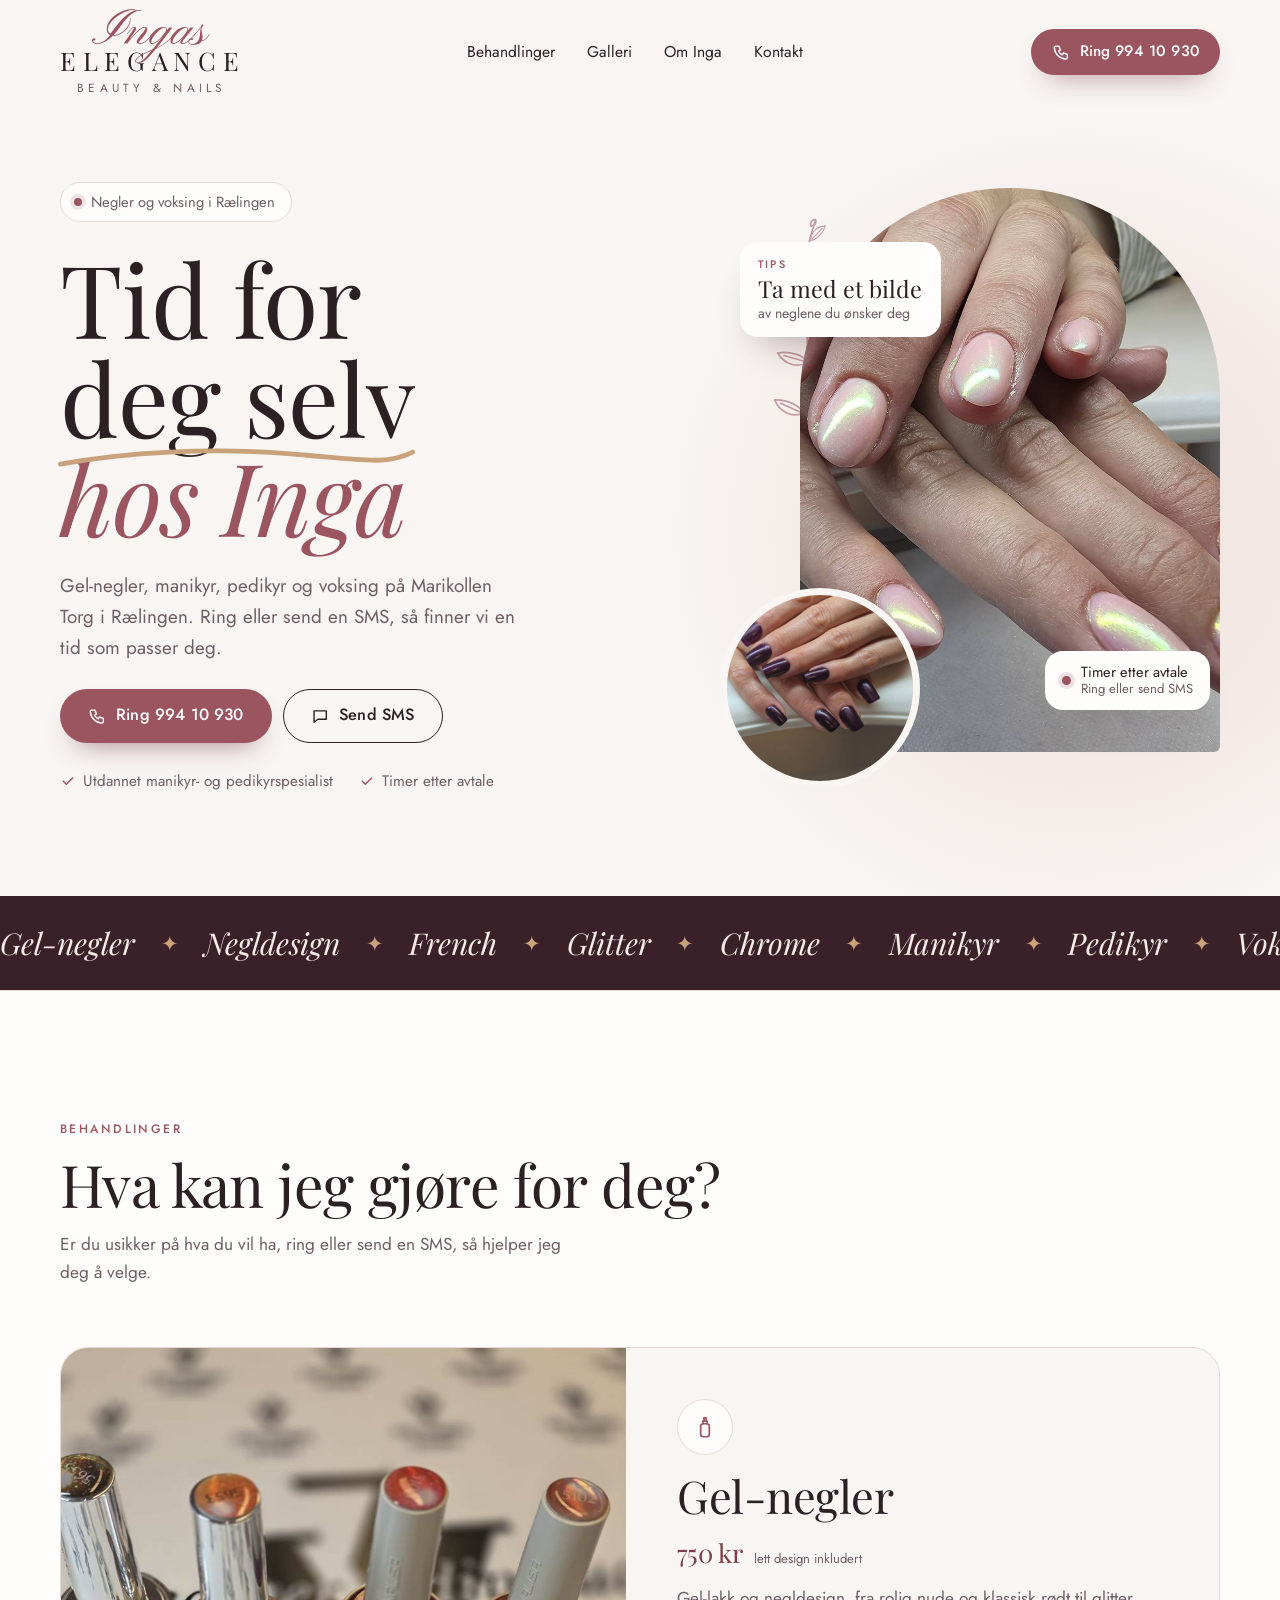
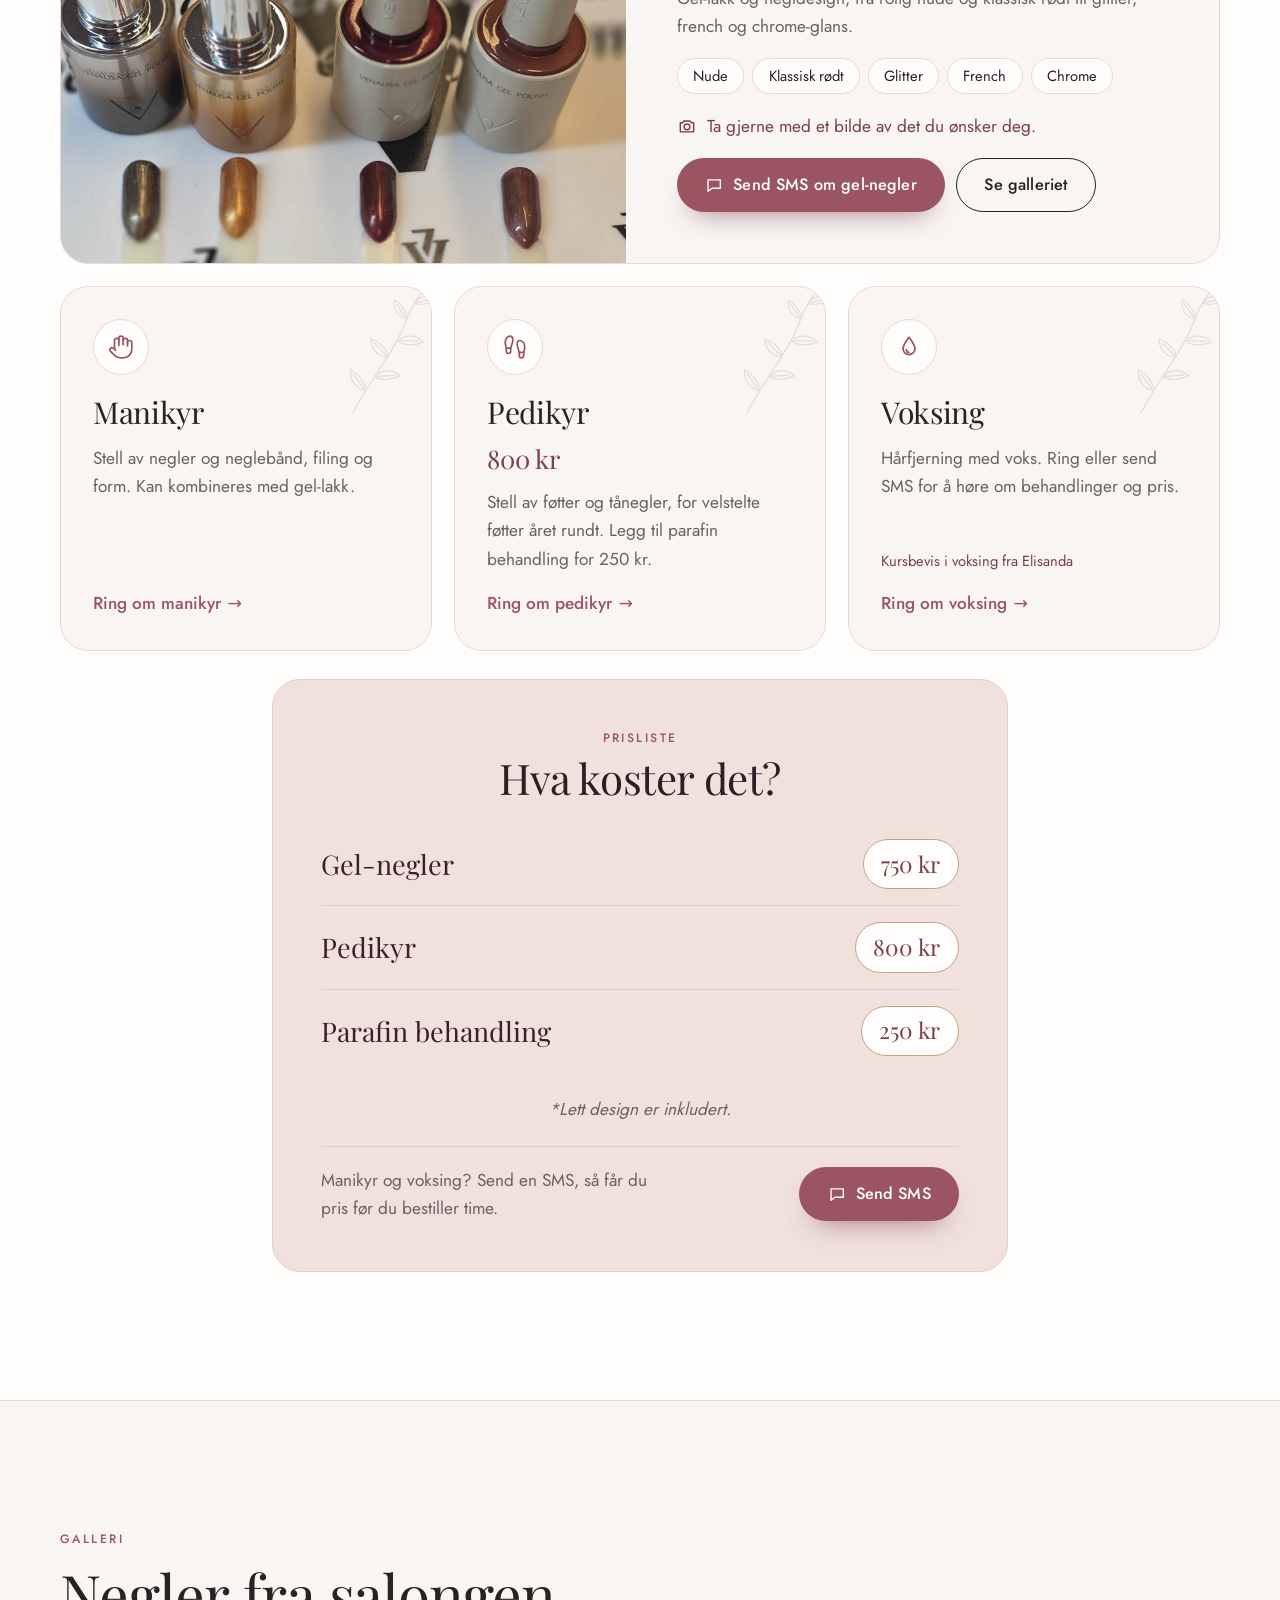
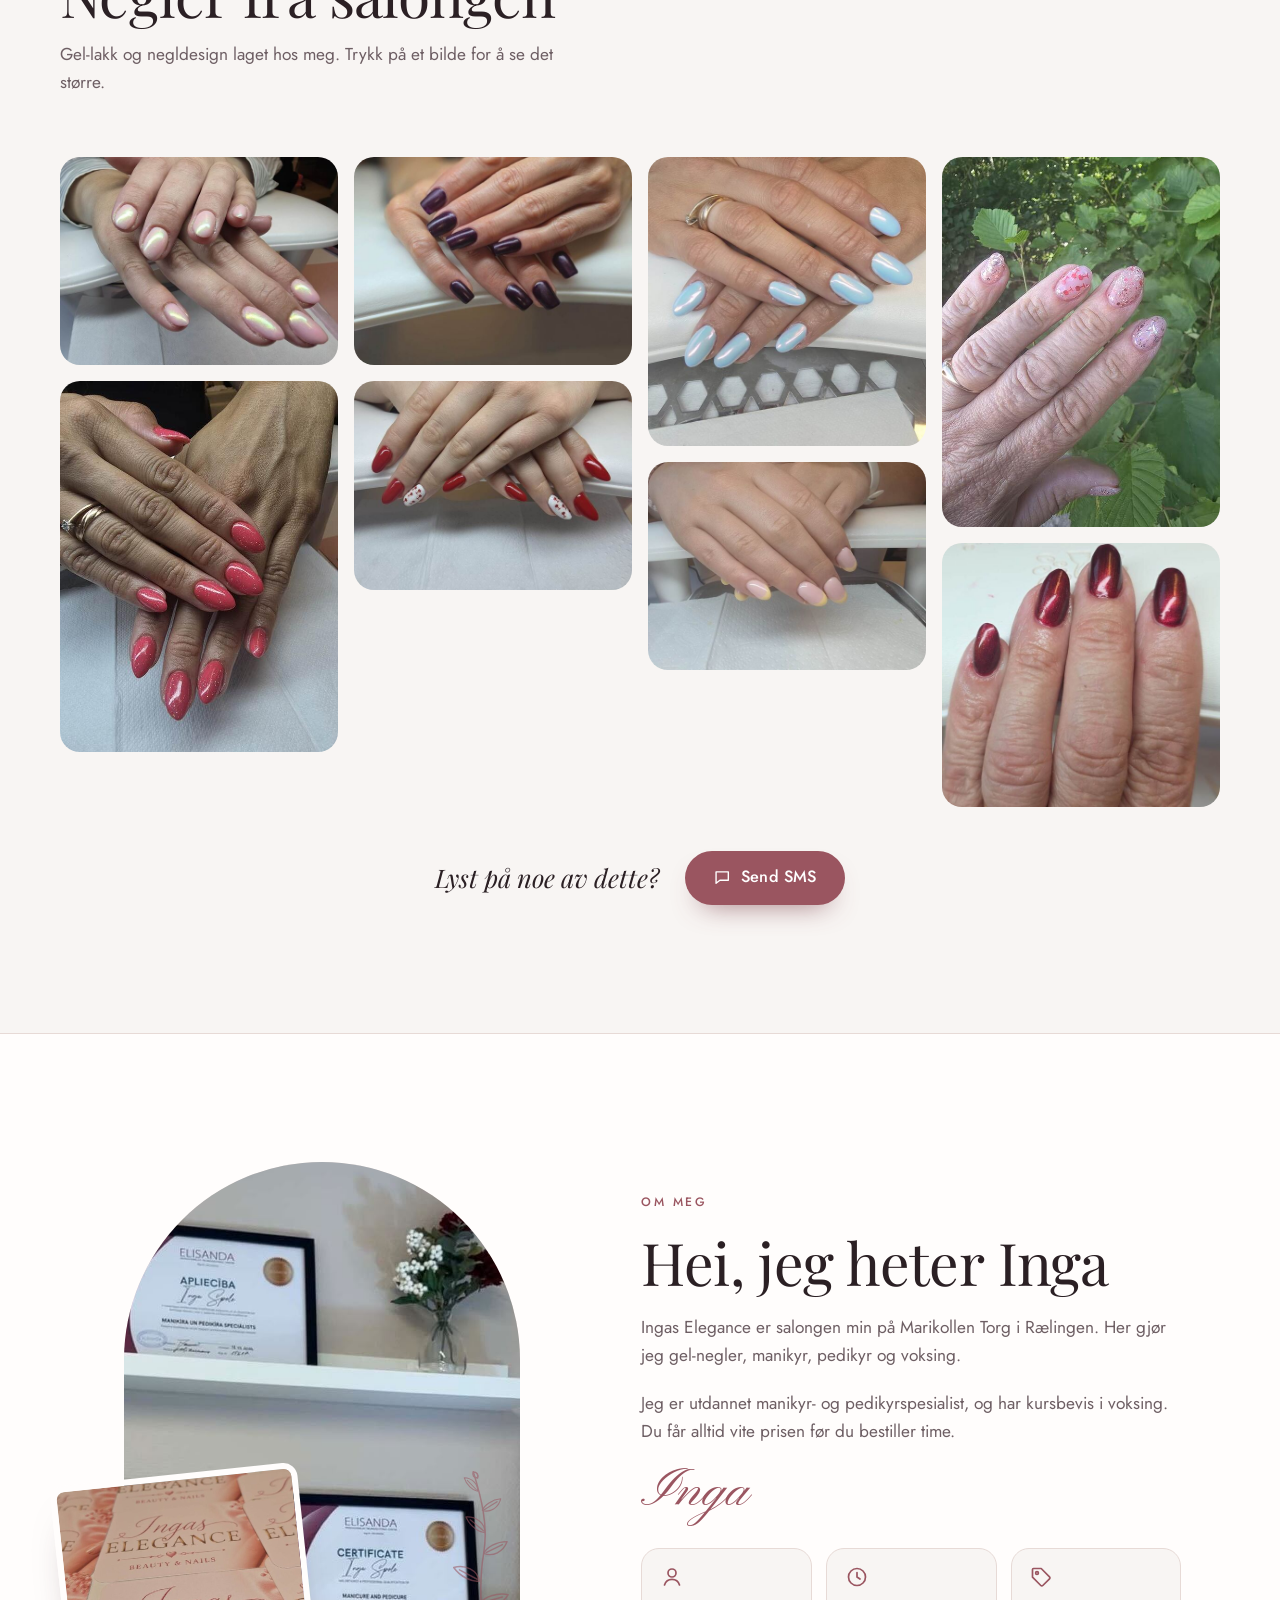
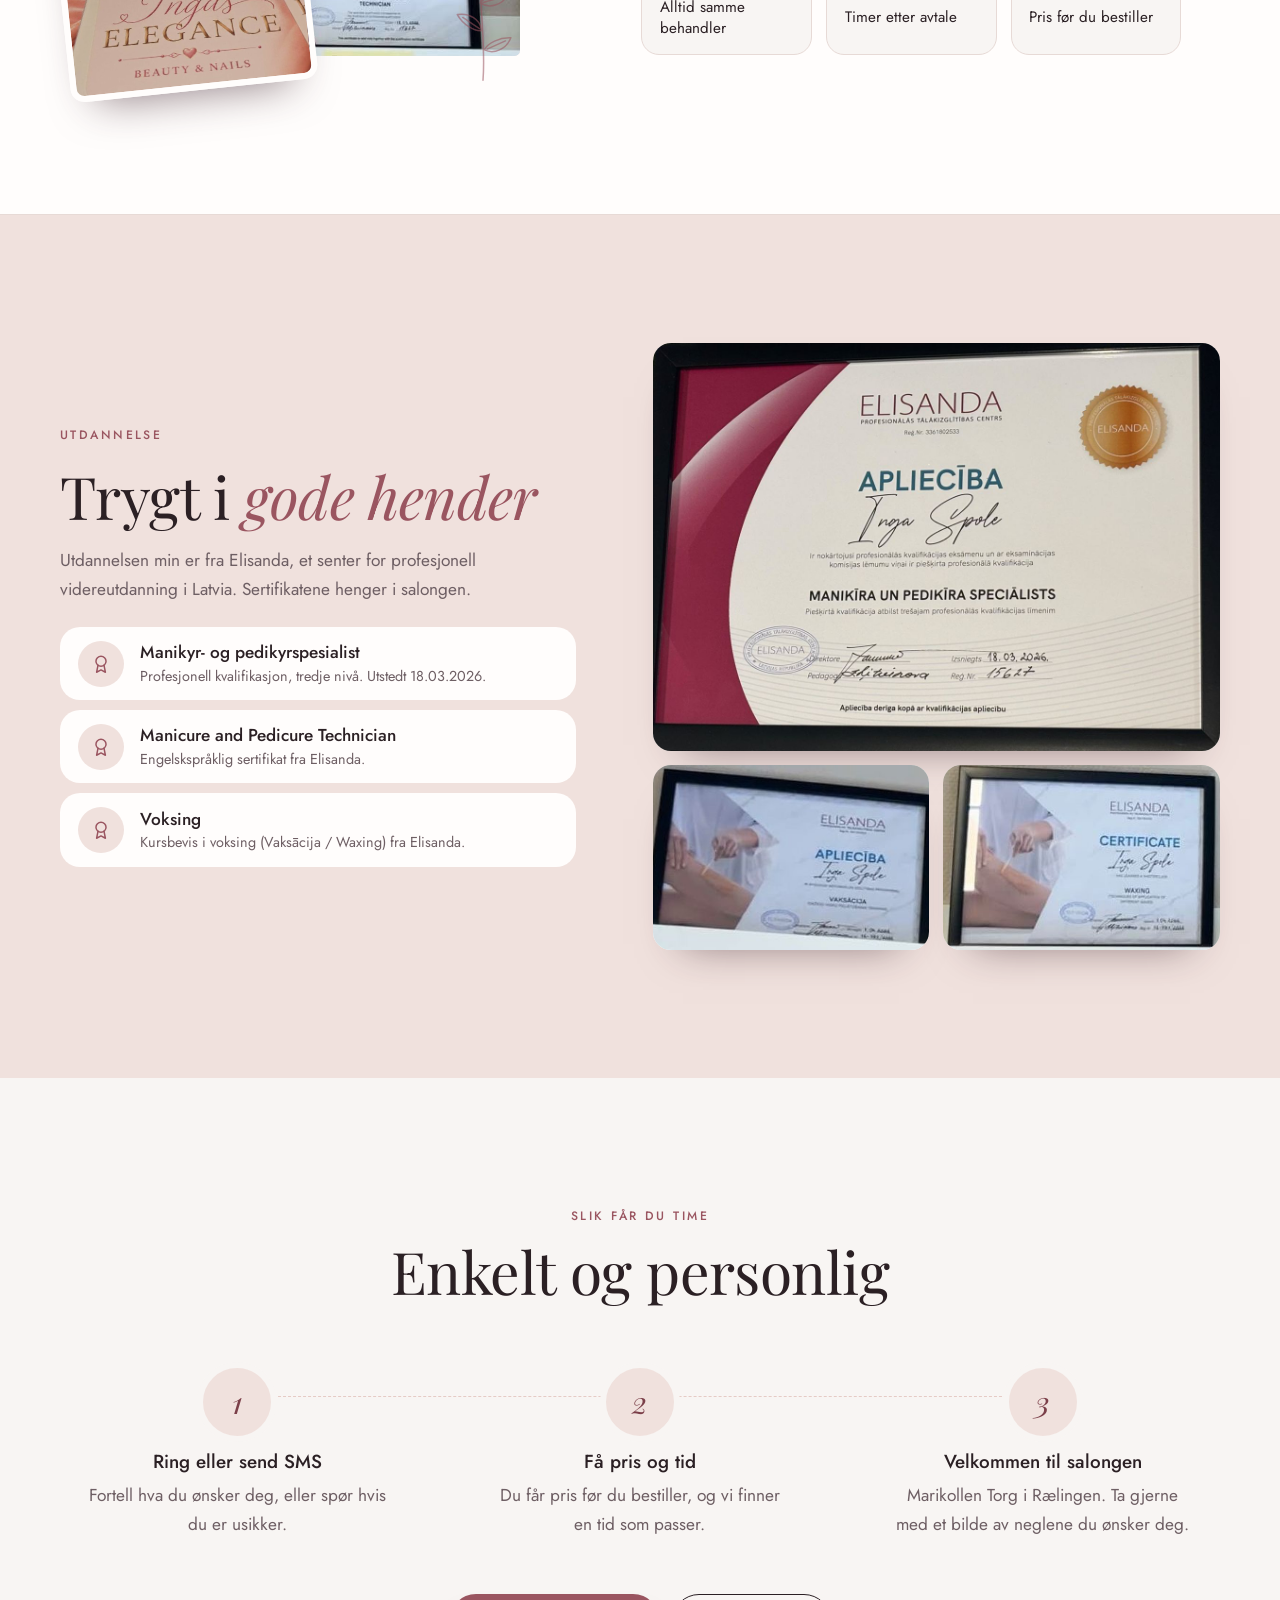
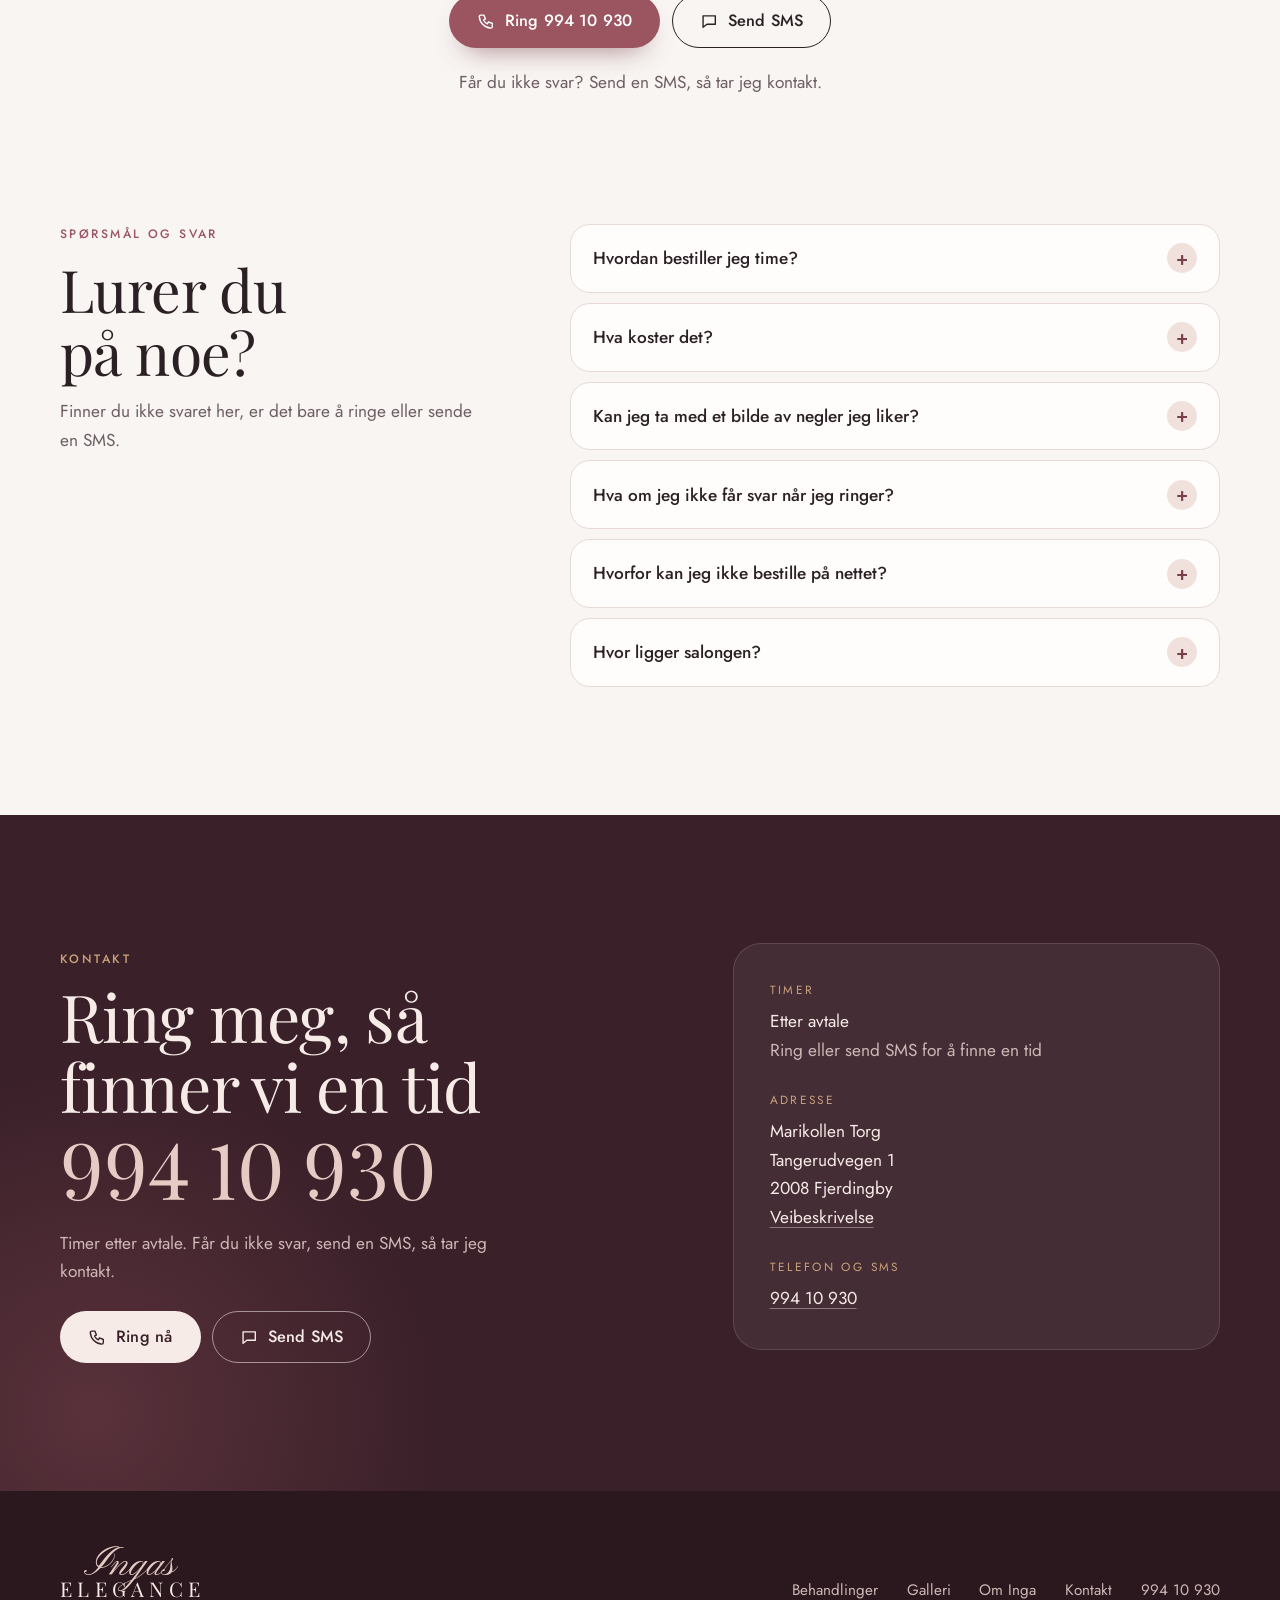
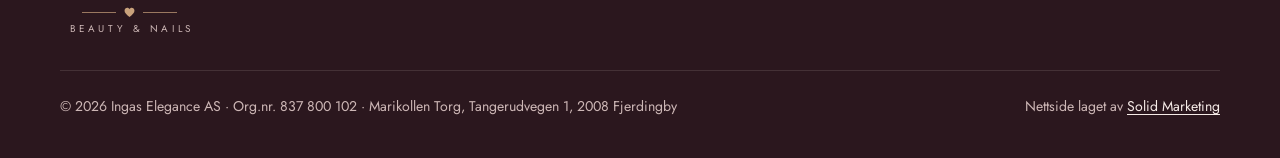
<file: index.html>
<!DOCTYPE html>
<html lang="nb">
<head>
<meta charset="UTF-8">
<meta name="viewport" content="width=device-width, initial-scale=1, viewport-fit=cover">
<title>Ingas Elegance – negldesign, manikyr og pedikyr i Rælingen</title>
<meta name="description" content="Gel-negler, manikyr, pedikyr og voksing på Marikollen Torg i Rælingen. Timer etter avtale. Ring eller send SMS til Ingas Elegance på 994 10 930.">
<link rel="canonical" href="https://www.ingaselegance.no/">
<meta property="og:title" content="Ingas Elegance – negldesign, manikyr og pedikyr i Rælingen">
<meta property="og:description" content="Gel-negler, manikyr, pedikyr og voksing på Marikollen Torg i Rælingen. Ring eller send SMS for å avtale time.">
<meta property="og:type" content="website">
<meta property="og:locale" content="nb_NO">
<meta property="og:url" content="https://www.ingaselegance.no/">
<meta property="og:image" content="https://www.ingaselegance.no/assets/img/og.jpg">
<meta property="og:image:width" content="1200">
<meta property="og:image:height" content="630">
<meta property="og:image:alt" content="Ingas Elegance – gel-negler, manikyr, pedikyr og voksing på Marikollen Torg i Rælingen. Ring 994 10 930.">
<meta name="twitter:card" content="summary_large_image">
<meta name="twitter:image" content="https://www.ingaselegance.no/assets/img/og.jpg">
<meta name="theme-color" content="#f8f5f3">
<link rel="icon" href="/assets/img/favicon.svg" type="image/svg+xml">
<link rel="apple-touch-icon" href="/assets/img/apple-touch-icon.png">
<link rel="preload" href="/assets/fonts/playfair-display-latin.woff2" as="font" type="font/woff2" crossorigin>
<link rel="preload" href="/assets/fonts/jost-latin.woff2" as="font" type="font/woff2" crossorigin>
<link rel="stylesheet" href="/assets/css/site.css?v=3">
<script src="/assets/js/site.js?v=1" defer></script>
<script type="application/ld+json">
{
  "@context": "https://schema.org",
  "@type": "NailSalon",
  "name": "Ingas Elegance",
  "url": "https://www.ingaselegance.no/",
  "image": "https://www.ingaselegance.no/assets/img/og.jpg",
  "legalName": "Ingas Elegance AS",
  "taxID": "837800102",
  "telephone": "+4799410930",
  "address": {
    "@type": "PostalAddress",
    "streetAddress": "Marikollen Torg, Tangerudvegen 1",
    "postalCode": "2008",
    "addressLocality": "Fjerdingby",
    "addressCountry": "NO"
  },
  "priceRange": "250–800 kr",
  "description": "Gel-negler, manikyr, pedikyr og voksing på Marikollen Torg i Rælingen. Timer etter avtale.",
  "founder": { "@type": "Person", "name": "Inga Spole" },
  "hasOfferCatalog": {
    "@type": "OfferCatalog",
    "name": "Behandlinger",
    "itemListElement": [
      { "@type": "Offer", "priceSpecification": { "@type": "PriceSpecification", "price": "750", "priceCurrency": "NOK" }, "itemOffered": { "@type": "Service", "name": "Gel-negler" } },
      { "@type": "Offer", "itemOffered": { "@type": "Service", "name": "Manikyr" } },
      { "@type": "Offer", "priceSpecification": { "@type": "PriceSpecification", "price": "800", "priceCurrency": "NOK" }, "itemOffered": { "@type": "Service", "name": "Pedikyr" } },
      { "@type": "Offer", "priceSpecification": { "@type": "PriceSpecification", "price": "250", "priceCurrency": "NOK" }, "itemOffered": { "@type": "Service", "name": "Parafin behandling" } },
      { "@type": "Offer", "itemOffered": { "@type": "Service", "name": "Voksing" } }
    ]
  }
}
</script>
</head>
<body>
<a class="hopp" href="#innhold">Hopp til innhold</a>

<header><div class="wrap">
  <a class="logo" href="/" aria-label="Ingas Elegance, til forsiden"><span class="logomerke" aria-hidden="true"><span class="skript">Ingas</span><span class="caps">Elegance</span><span class="undertekst">Beauty &amp; Nails</span></span></a>
  <nav aria-label="Hovedmeny"><a href="#behandlinger">Behandlinger</a><a href="#galleri">Galleri</a><a href="#om">Om Inga</a><a href="#kontakt">Kontakt</a></nav>
  <a class="btn btn-fylt h-ring" href="tel:+4799410930"><svg viewBox="0 0 24 24" aria-hidden="true"><path d="M5 4h4l2 5-2.5 1.5a11 11 0 0 0 5 5L15 13l5 2v4a2 2 0 0 1-2 2A16 16 0 0 1 3 6a2 2 0 0 1 2-2"/></svg>Ring 994 10 930</a>
</div></header>

<svg width="0" height="0" style="position:absolute" aria-hidden="true">
  <defs><g id="blad"><path d="M0 0C9-13 28-15 42-4C28 5 9 6 0 0Z"/><path d="M4-1L33-4"/></g></defs>
  <symbol id="kvist" viewBox="0 0 200 320">
    <g fill="none" stroke="currentColor" stroke-width="2.2" stroke-linecap="round" stroke-linejoin="round">
      <path d="M100 312C95 250 110 190 99 128C92 86 103 46 114 10"/>
      <use href="#blad" transform="translate(98 268) rotate(-150)"/>
      <use href="#blad" transform="translate(102 240) rotate(-28)"/>
      <use href="#blad" transform="translate(104 200) rotate(-158)"/>
      <use href="#blad" transform="translate(105 168) rotate(-22)"/>
      <use href="#blad" transform="translate(99 128) rotate(-148) scale(.9)"/>
      <use href="#blad" transform="translate(97 98) rotate(-34) scale(.85)"/>
      <use href="#blad" transform="translate(101 66) rotate(-142) scale(.75)"/>
      <use href="#blad" transform="translate(108 38) rotate(-40) scale(.65)"/>
      <path d="M114 10c-5 0-8 4-6 9c5 0 8-4 6-9Z"/>
    </g>
  </symbol>
  <symbol id="hjerte" viewBox="0 0 20 20"><path d="M10 18C4 13.2 1 10 1 6.6 1 3.7 3.3 1.5 6 1.5c1.8 0 3.2 1 4 2.5.8-1.5 2.2-2.5 4-2.5 2.7 0 5 2.2 5 5.1 0 3.4-3 6.6-9 11.4z"/></symbol>
  <symbol id="medalje" viewBox="0 0 24 24"><circle cx="12" cy="9" r="5.5"/><path d="M8.7 13.4 7.2 21l4.8-2.5 4.8 2.5-1.5-7.6"/></symbol>
</svg>

<main id="innhold">
<section class="hero" aria-label="Velkommen"><div class="wrap">
  <div class="hero-tekst">
    <h1><span class="pille"><i aria-hidden="true"></i>Negler og voksing i Rælingen</span> Tid for <span class="strek">deg selv<svg viewBox="0 0 250 20" preserveAspectRatio="none" aria-hidden="true"><path pathLength="1" d="M3 14C48 6 108 3 160 7S228 15 247 6"/></svg></span> <em>hos Inga</em></h1>
    <p>Gel-negler, manikyr, pedikyr og voksing på Marikollen Torg i Rælingen. Ring eller send en SMS, så finner vi en tid som passer deg.</p>
    <div class="knapper">
      <a class="btn btn-fylt" href="tel:+4799410930"><svg viewBox="0 0 24 24" aria-hidden="true"><path d="M5 4h4l2 5-2.5 1.5a11 11 0 0 0 5 5L15 13l5 2v4a2 2 0 0 1-2 2A16 16 0 0 1 3 6a2 2 0 0 1 2-2"/></svg>Ring 994 10 930</a>
      <a class="btn btn-linje" href="sms:+4799410930"><svg viewBox="0 0 24 24" aria-hidden="true"><path d="M4 5h16v11H9l-5 4z"/></svg>Send SMS</a>
    </div>
    <div class="tillit">
      <a class="hake" href="#sertifikater"><svg viewBox="0 0 24 24" aria-hidden="true"><path d="M5 12.5l4.5 4.5L19 7.5"/></svg>Utdannet manikyr- og pedikyrspesialist</a>
      <span class="hake"><svg viewBox="0 0 24 24" aria-hidden="true"><path d="M5 12.5l4.5 4.5L19 7.5"/></svg>Timer etter avtale</span>
    </div>
  </div>
  <div class="kollasj" aria-hidden="true">
    <svg class="kvist" viewBox="0 0 200 320"><use href="#kvist"/></svg>
    <div class="bue"><img src="/assets/img/hero-1.jpg" alt="" width="1400" height="1050" fetchpriority="high"></div>
    <div class="rund"><img src="/assets/img/hero-rund.jpg" alt="" width="640" height="640"></div>
    <a class="flyt tipskort" href="#galleri" tabindex="-1"><small>Tips</small><b>Ta med et bilde</b><span>av neglene du ønsker deg</span></a>
    <div class="flyt timekort"><i></i><span>Timer etter avtale<small>Ring eller send SMS</small></span></div>
  </div>
</div></section>

<div class="band"><div class="band-spor">
  <ul><li>Gel-negler</li><li>Negldesign</li><li>French</li><li>Glitter</li><li>Chrome</li><li>Manikyr</li><li>Pedikyr</li><li>Voksing</li></ul>
  <ul aria-hidden="true"><li>Gel-negler</li><li>Negldesign</li><li>French</li><li>Glitter</li><li>Chrome</li><li>Manikyr</li><li>Pedikyr</li><li>Voksing</li></ul>
</div></div>

<section class="behandlinger" id="behandlinger" aria-labelledby="beh-tittel"><div class="wrap">
  <div class="sec-topp vis"><span class="label">Behandlinger</span><h2 id="beh-tittel">Hva kan jeg gjøre for deg?</h2><p>Er du usikker på hva du vil ha, ring eller send en SMS, så hjelper jeg deg å velge.</p></div>
  <article class="bk-stor vis">
    <div class="bk-foto"><img src="/assets/img/gel-detalj.jpg" alt="Flasker med gel-lakk og fargeprøver i bronse, gull og vinrødt" width="900" height="804" loading="lazy" decoding="async"></div>
    <div class="bk-innhold">
      <span class="ikon"><svg viewBox="0 0 24 24" aria-hidden="true"><rect x="8" y="9" width="8" height="12" rx="2.5"/><path d="M10 9V6.5h4V9M11 3.5h2v3h-2z"/></svg></span>
      <h3>Gel-negler</h3>
      <p class="kortpris">750 kr <small>lett design inkludert</small></p>
      <p class="beskr">Gel-lakk og negldesign, fra rolig nude og klassisk rødt til glitter, french og chrome-glans.</p>
      <ul class="stiler" aria-label="Stiler"><li>Nude</li><li>Klassisk rødt</li><li>Glitter</li><li>French</li><li>Chrome</li></ul>
      <p class="tips"><svg viewBox="0 0 24 24" aria-hidden="true"><path d="M4 8h3l1.5-2h7L17 8h3v11H4z"/><circle cx="12" cy="13" r="3.5"/></svg>Ta gjerne med et bilde av det du ønsker deg.</p>
      <div class="knapper">
        <a class="btn btn-fylt" href="sms:+4799410930"><svg viewBox="0 0 24 24" aria-hidden="true"><path d="M4 5h16v11H9l-5 4z"/></svg>Send SMS om gel-negler</a>
        <a class="btn btn-linje" href="#galleri">Se galleriet</a>
      </div>
    </div>
  </article>
  <div class="kort-rad vis">
    <article class="bk">
      <svg class="hjornekvist" viewBox="0 0 200 320" aria-hidden="true"><use href="#kvist"/></svg>
      <span class="ikon"><svg viewBox="0 0 24 24" aria-hidden="true"><path d="M18 11V6a2 2 0 0 0-4 0"/><path d="M14 10V4a2 2 0 0 0-4 0v2"/><path d="M10 10.5V6a2 2 0 0 0-4 0v8"/><path d="M18 8a2 2 0 1 1 4 0v6a8 8 0 0 1-8 8h-2c-2.8 0-4.5-.86-6-2.34l-3.6-3.6a2 2 0 0 1 2.83-2.83L7 15"/></svg></span>
      <h3>Manikyr</h3>
      <p class="beskr">Stell av negler og neglebånd, filing og form. Kan kombineres med gel-lakk.</p>
      <a class="ring-om" href="tel:+4799410930">Ring om manikyr</a>
    </article>
    <article class="bk">
      <svg class="hjornekvist" viewBox="0 0 200 320" aria-hidden="true"><use href="#kvist"/></svg>
      <span class="ikon"><svg viewBox="0 0 24 24" aria-hidden="true"><path d="M4 16v-2.38C4 11.5 2.97 10.5 3 8c.03-2.72 1.49-6 4.5-6C9.37 2 10 3.8 10 5.5c0 3.11-2 5.66-2 8.68V16a2 2 0 1 1-4 0Z"/><path d="M20 20v-2.38c0-2.12 1.03-3.12 1-5.62-.03-2.72-1.49-6-4.5-6C14.63 6 14 7.8 14 9.5c0 3.11 2 5.66 2 8.68V20a2 2 0 1 0 4 0Z"/><path d="M16 17h4M4 13h4"/></svg></span>
      <h3>Pedikyr</h3>
      <p class="kortpris">800 kr</p>
      <p class="beskr">Stell av føtter og tånegler, for velstelte føtter året rundt. Legg til parafin behandling for 250 kr.</p>
      <a class="ring-om" href="tel:+4799410930">Ring om pedikyr</a>
    </article>
    <article class="bk">
      <svg class="hjornekvist" viewBox="0 0 200 320" aria-hidden="true"><use href="#kvist"/></svg>
      <span class="ikon"><svg viewBox="0 0 24 24" aria-hidden="true"><path d="M12 3c3.3 4.3 5.5 7.6 5.5 10.6a5.5 5.5 0 0 1-11 0C6.5 10.6 8.7 7.3 12 3z"/><path d="M9.5 14.5a2.6 2.6 0 0 0 2.5 2.4"/></svg></span>
      <h3>Voksing</h3>
      <p class="beskr">Hårfjerning med voks. Ring eller send SMS for å høre om behandlinger og pris.</p>
      <p class="ekstra">Kursbevis i voksing fra Elisanda</p>
      <a class="ring-om" href="tel:+4799410930">Ring om voksing</a>
    </article>
  </div>
  <div class="prisliste vis" id="priser" role="group" aria-labelledby="pris-tittel">
    <div class="pl-topp"><span class="label">Prisliste</span><h3 id="pris-tittel">Hva koster det?</h3></div>
    <ul class="pl-rader">
      <li><span class="pl-navn">Gel-negler</span><span class="pl-pris">750 kr</span></li>
      <li><span class="pl-navn">Pedikyr</span><span class="pl-pris">800 kr</span></li>
      <li><span class="pl-navn">Parafin behandling</span><span class="pl-pris">250 kr</span></li>
    </ul>
    <p class="pl-note">*Lett design er inkludert.</p>
    <div class="pl-under"><p>Manikyr og voksing? Send en SMS, så får du pris før du bestiller time.</p><a class="btn btn-fylt" href="sms:+4799410930"><svg viewBox="0 0 24 24" aria-hidden="true"><path d="M4 5h16v11H9l-5 4z"/></svg>Send SMS</a></div>
  </div>
</div></section>

<section class="galleri" id="galleri" aria-labelledby="gal-tittel"><div class="wrap">
  <div class="sec-topp vis"><span class="label">Galleri</span><h2 id="gal-tittel">Negler fra salongen</h2><p>Gel-lakk og negldesign laget hos meg. Trykk på et bilde for å se det større.</p></div>
  <div class="mur vis">
    <a class="gb" href="/assets/img/g1.jpg" data-gruppe="galleri"><img src="/assets/img/g1-s.jpg" alt="Korte mandelformede negler i lys rosa med perlemorglans" width="600" height="450" loading="lazy" decoding="async"></a>
    <a class="gb" href="/assets/img/g3.jpg" data-gruppe="galleri"><img src="/assets/img/g3-s.jpg" alt="Mandelformede negler i korall med glitter" width="540" height="720" loading="lazy" decoding="async"></a>
    <a class="gb" href="/assets/img/g2.jpg" data-gruppe="galleri"><img src="/assets/img/g2-s.jpg" alt="Firkantede negler i mørk plomme med shimmer" width="600" height="450" loading="lazy" decoding="async"></a>
    <a class="gb" href="/assets/img/g5.jpg" data-gruppe="galleri"><img src="/assets/img/g5-s.jpg" alt="Røde negler med hvite aksentnegler med vinglass-motiv" width="600" height="450" loading="lazy" decoding="async"></a>
    <a class="gb" href="/assets/img/g4.jpg" data-gruppe="galleri"><img src="/assets/img/g4-s.jpg" alt="Mandelformede negler i isblå chrome" width="600" height="624" loading="lazy" decoding="async"></a>
    <a class="gb" href="/assets/img/g6.jpg" data-gruppe="galleri"><img src="/assets/img/g6-s.jpg" alt="Negler i nude med smørgul french" width="600" height="450" loading="lazy" decoding="async"></a>
    <a class="gb" href="/assets/img/g8.jpg" data-gruppe="galleri"><img src="/assets/img/g8-s.jpg" alt="Rosa negler med glitter og kirsebærmotiv, fotografert utendørs" width="540" height="720" loading="lazy" decoding="async"></a>
    <a class="gb" href="/assets/img/g7.jpg" data-gruppe="galleri"><img src="/assets/img/g7-s.jpg" alt="Ovale negler i dyp rød med metallisk glans" width="600" height="568" loading="lazy" decoding="async"></a>
  </div>
  <div class="gal-under vis"><p>Lyst på noe av dette?</p><a class="btn btn-fylt" href="sms:+4799410930"><svg viewBox="0 0 24 24" aria-hidden="true"><path d="M4 5h16v11H9l-5 4z"/></svg>Send SMS</a></div>
</div></section>

<section class="om" id="om" aria-labelledby="om-tittel"><div class="wrap">
  <div class="om-bilde vis">
    <div class="ramme"><img src="/assets/img/sert-vegg.jpg" alt="Sertifikatene henger på veggen i salongen, ved siden av en vase med blomster" width="1165" height="749" loading="lazy" decoding="async"></div>
    <div class="visittkort"><img src="/assets/img/merke-kort.jpg" alt="Visittkortet til Ingas Elegance, Beauty &amp; Nails" width="640" height="555" loading="lazy" decoding="async"></div>
    <svg class="kvist" viewBox="0 0 200 320" aria-hidden="true"><use href="#kvist"/></svg>
  </div>
  <div class="tekst vis">
    <span class="label">Om meg</span>
    <h2 class="h2" id="om-tittel">Hei, jeg heter Inga</h2>
    <p>Ingas Elegance er salongen min på Marikollen Torg i Rælingen. Her gjør jeg gel-negler, manikyr, pedikyr og voksing.</p>
    <p>Jeg er utdannet manikyr- og pedikyrspesialist, og har kursbevis i voksing. Du får alltid vite prisen før du bestiller time.</p>
    <span class="signatur" aria-hidden="true">Inga</span>
    <div class="verdier">
      <div><svg viewBox="0 0 24 24" aria-hidden="true"><circle cx="12" cy="8" r="4"/><path d="M4.5 20c1.2-3.8 4-5.6 7.5-5.6s6.3 1.8 7.5 5.6"/></svg>Alltid samme behandler</div>
      <div><svg viewBox="0 0 24 24" aria-hidden="true"><circle cx="12" cy="12" r="8.5"/><path d="M12 7.5V12l3 2"/></svg>Timer etter avtale</div>
      <div><svg viewBox="0 0 24 24" aria-hidden="true"><path d="M3.5 12.2V4.5a1 1 0 0 1 1-1h7.7l8.3 8.3a1.4 1.4 0 0 1 0 2l-6.7 6.7a1.4 1.4 0 0 1-2 0z"/><circle cx="8" cy="8" r="1.4"/></svg>Pris før du bestiller</div>
    </div>
  </div>
</div></section>

<section class="sert" id="sertifikater" aria-labelledby="sert-tittel"><div class="wrap">
  <div class="sert-tekst vis">
    <span class="label">Utdannelse</span>
    <h2 class="h2" id="sert-tittel">Trygt i <em>gode hender</em></h2>
    <p>Utdannelsen min er fra Elisanda, et senter for profesjonell videreutdanning i Latvia. Sertifikatene henger i salongen.</p>
    <ul class="bevis">
      <li><span class="ikon"><svg aria-hidden="true"><use href="#medalje"/></svg></span><span><b>Manikyr- og pedikyrspesialist</b><small>Profesjonell kvalifikasjon, tredje nivå. Utstedt 18.03.2026.</small></span></li>
      <li><span class="ikon"><svg aria-hidden="true"><use href="#medalje"/></svg></span><span><b>Manicure and Pedicure Technician</b><small>Engelskspråklig sertifikat fra Elisanda.</small></span></li>
      <li><span class="ikon"><svg aria-hidden="true"><use href="#medalje"/></svg></span><span><b>Voksing</b><small>Kursbevis i voksing (Vaksācija / Waxing) fra Elisanda.</small></span></li>
    </ul>
  </div>
  <div class="sert-bilder vis">
    <a class="sb sb-stor" href="/assets/img/sert-manipedi.jpg" data-gruppe="sert"><img src="/assets/img/sert-manipedi.jpg" alt="Sertifikat fra Elisanda: Inga Spole, manikyr- og pedikyrspesialist, utstedt 18.03.2026" width="1200" height="864" loading="lazy" decoding="async"></a>
    <a class="sb" href="/assets/img/sert-voks-lv.jpg" data-gruppe="sert"><img src="/assets/img/sert-voks-lv.jpg" alt="Innrammet kursbevis fra Elisanda med tittelen Vaksācija, utstedt til Inga Spole" width="414" height="252" loading="lazy" decoding="async"></a>
    <a class="sb" href="/assets/img/sert-voks-en.jpg" data-gruppe="sert"><img src="/assets/img/sert-voks-en.jpg" alt="Innrammet sertifikat fra Elisanda med tittelen Waxing, utstedt til Inga Spole" width="384" height="266" loading="lazy" decoding="async"></a>
  </div>
</div></section>

<section class="slik" aria-labelledby="slik-tittel"><div class="wrap">
  <div class="sec-topp midt vis"><span class="label">Slik får du time</span><h2 id="slik-tittel">Enkelt og personlig</h2></div>
  <ol class="steg">
    <li class="vis"><h3>Ring eller send SMS</h3><p>Fortell hva du ønsker deg, eller spør hvis du er usikker.</p></li>
    <li class="vis"><h3>Få pris og tid</h3><p>Du får pris før du bestiller, og vi finner en tid som passer.</p></li>
    <li class="vis"><h3>Velkommen til salongen</h3><p>Marikollen Torg i Rælingen. Ta gjerne med et bilde av neglene du ønsker deg.</p></li>
  </ol>
  <div class="etter vis">
    <div class="knapper" style="justify-content:center">
      <a class="btn btn-fylt" href="tel:+4799410930"><svg viewBox="0 0 24 24" aria-hidden="true"><path d="M5 4h4l2 5-2.5 1.5a11 11 0 0 0 5 5L15 13l5 2v4a2 2 0 0 1-2 2A16 16 0 0 1 3 6a2 2 0 0 1 2-2"/></svg>Ring 994 10 930</a>
      <a class="btn btn-linje" href="sms:+4799410930"><svg viewBox="0 0 24 24" aria-hidden="true"><path d="M4 5h16v11H9l-5 4z"/></svg>Send SMS</a>
    </div>
    <p>Får du ikke svar? Send en SMS, så tar jeg kontakt.</p>
  </div>
</div></section>

<section class="sp-sek" aria-labelledby="sp-tittel" style="padding-top:0"><div class="wrap">
  <div class="sec-topp vis"><span class="label">Spørsmål og svar</span><h2 id="sp-tittel">Lurer du på noe?</h2><p>Finner du ikke svaret her, er det bare å ringe eller sende en SMS.</p></div>
  <div class="sp vis">
    <details><summary>Hvordan bestiller jeg time?</summary><p>Ring eller send en SMS til 994 10 930. Jeg har timer etter avtale, så vi finner en tid som passer deg.</p></details>
    <details><summary>Hva koster det?</summary><p>Gel-negler koster 750 kr (lett design er inkludert), pedikyr 800 kr og parafin behandling 250 kr. For manikyr og voksing, send en SMS, så får du pris før du bestiller time.</p></details>
    <details><summary>Kan jeg ta med et bilde av negler jeg liker?</summary><p>Ja, ta gjerne med et bilde av det du ønsker deg, enten det er nude, french, glitter eller chrome.</p></details>
    <details><summary>Hva om jeg ikke får svar når jeg ringer?</summary><p>Send en SMS, så tar jeg kontakt.</p></details>
    <details><summary>Hvorfor kan jeg ikke bestille på nettet?</summary><p>Jeg vil heller snakke med deg. Da finner vi riktig behandling og en tid som passer, og du får vite prisen før du bestiller.</p></details>
    <details><summary>Hvor ligger salongen?</summary><p>Marikollen Torg, Tangerudvegen 1, 2008 Fjerdingby (Rælingen). <a href="https://www.google.com/maps/search/?api=1&amp;query=Marikollen%20Torg%2C%20Tangerudvegen%201%2C%202008%20Fjerdingby" target="_blank" rel="noopener">Se veibeskrivelse</a></p></details>
  </div>
</div></section>

<section class="kontakt" id="kontakt" aria-labelledby="k-tittel"><div class="wrap">
  <div class="vis">
    <span class="label">Kontakt</span>
    <h2 id="k-tittel">Ring meg, så finner vi en tid</h2>
    <a class="k-nr" href="tel:+4799410930">994 10 930</a>
    <p class="inn">Timer etter avtale. Får du ikke svar, send en SMS, så tar jeg kontakt.</p>
    <div class="knapper">
      <a class="btn btn-lys" href="tel:+4799410930"><svg viewBox="0 0 24 24" aria-hidden="true"><path d="M5 4h4l2 5-2.5 1.5a11 11 0 0 0 5 5L15 13l5 2v4a2 2 0 0 1-2 2A16 16 0 0 1 3 6a2 2 0 0 1 2-2"/></svg>Ring nå</a>
      <a class="btn btn-linje-lys" href="sms:+4799410930"><svg viewBox="0 0 24 24" aria-hidden="true"><path d="M4 5h16v11H9l-5 4z"/></svg>Send SMS</a>
    </div>
  </div>
  <dl class="infokort vis">
    <div><dt>Timer</dt><dd>Etter avtale<br><span class="svak">Ring eller send SMS for å finne en tid</span></dd></div>
    <div><dt>Adresse</dt><dd>Marikollen Torg<br>Tangerudvegen 1<br>2008 Fjerdingby<br><a href="https://www.google.com/maps/search/?api=1&amp;query=Marikollen%20Torg%2C%20Tangerudvegen%201%2C%202008%20Fjerdingby" target="_blank" rel="noopener">Veibeskrivelse</a></dd></div>
    <div><dt>Telefon og SMS</dt><dd><a href="tel:+4799410930">994 10 930</a></dd></div>
  </dl>
</div></section>
</main>

<footer><div class="wrap">
  <div class="topp">
    <a class="logo" href="/" aria-label="Ingas Elegance, til forsiden"><span class="logomerke" aria-hidden="true"><span class="skript">Ingas</span><span class="caps">Elegance</span><span class="hjertelinje"><svg viewBox="0 0 20 20"><use href="#hjerte"/></svg></span><span class="undertekst">Beauty &amp; Nails</span></span></a>
    <div class="lenker"><a href="#behandlinger">Behandlinger</a><a href="#galleri">Galleri</a><a href="#om">Om Inga</a><a href="#kontakt">Kontakt</a><a href="tel:+4799410930">994 10 930</a></div>
  </div>
  <div class="bunn">
    <span>© 2026 Ingas Elegance AS · Org.nr. 837 800 102 · Marikollen Torg, Tangerudvegen 1, 2008 Fjerdingby</span>
    <span>Nettside laget av <a href="https://solidmarketing.no" target="_blank" rel="noopener">Solid Marketing</a></span>
  </div>
</div></footer>

<div class="ringbar">
  <a href="tel:+4799410930"><svg viewBox="0 0 24 24" aria-hidden="true"><path d="M5 4h4l2 5-2.5 1.5a11 11 0 0 0 5 5L15 13l5 2v4a2 2 0 0 1-2 2A16 16 0 0 1 3 6a2 2 0 0 1 2-2"/></svg>Ring 994 10 930</a>
  <a href="sms:+4799410930"><svg viewBox="0 0 24 24" aria-hidden="true"><path d="M4 5h16v11H9l-5 4z"/></svg>SMS</a>
</div>

<dialog class="lysboks" aria-label="Bildevisning">
  <figure><img alt=""><figcaption aria-hidden="true"></figcaption></figure>
  <button type="button" class="lb-knapp lb-lukk" aria-label="Lukk"><svg viewBox="0 0 24 24" aria-hidden="true"><path d="M6 6l12 12M18 6 6 18"/></svg></button>
  <button type="button" class="lb-knapp lb-forrige" aria-label="Forrige bilde"><svg viewBox="0 0 24 24" aria-hidden="true"><path d="M15 5l-7 7 7 7"/></svg></button>
  <button type="button" class="lb-knapp lb-neste" aria-label="Neste bilde"><svg viewBox="0 0 24 24" aria-hidden="true"><path d="M9 5l7 7-7 7"/></svg></button>
</dialog>

</body>
</html>
</file>
<file: assets/css/site.css>
/* Skriftene ligger på vår egen server, så ingen besøkende sendes videre til Google */
@font-face{font-family:"Playfair Display";font-style:normal;font-weight:400 700;font-display:swap;src:url(../fonts/playfair-display-latin.woff2) format("woff2");unicode-range:U+0000-00FF, U+0131, U+0152-0153, U+02BB-02BC, U+02C6, U+02DA, U+02DC, U+0304, U+0308, U+0329, U+2000-206F, U+20AC, U+2122, U+2191, U+2193, U+2212, U+2215, U+FEFF, U+FFFD}
@font-face{font-family:"Playfair Display";font-style:italic;font-weight:400 700;font-display:swap;src:url(../fonts/playfair-display-italic-latin.woff2) format("woff2");unicode-range:U+0000-00FF, U+0131, U+0152-0153, U+02BB-02BC, U+02C6, U+02DA, U+02DC, U+0304, U+0308, U+0329, U+2000-206F, U+20AC, U+2122, U+2191, U+2193, U+2212, U+2215, U+FEFF, U+FFFD}
@font-face{font-family:"Jost";font-style:normal;font-weight:400 600;font-display:swap;src:url(../fonts/jost-latin.woff2) format("woff2");unicode-range:U+0000-00FF, U+0131, U+0152-0153, U+02BB-02BC, U+02C6, U+02DA, U+02DC, U+0304, U+0308, U+0329, U+2000-206F, U+20AC, U+2122, U+2191, U+2193, U+2212, U+2215, U+FEFF, U+FFFD}
@font-face{font-family:"Jost";font-style:normal;font-weight:400 600;font-display:swap;src:url(../fonts/jost-latin-ext.woff2) format("woff2");unicode-range:U+0100-02BA, U+02BD-02C5, U+02C7-02CC, U+02CE-02D7, U+02DD-02FF, U+0304, U+0308, U+0329, U+1D00-1DBF, U+1E00-1E9F, U+1EF2-1EFF, U+2020, U+20A0-20AB, U+20AD-20C4, U+2113, U+2C60-2C7F, U+A720-A7FF}
@font-face{font-family:"Pinyon Script";font-style:normal;font-weight:400;font-display:swap;src:url(../fonts/pinyon-script-latin.woff2) format("woff2");unicode-range:U+0000-00FF, U+0131, U+0152-0153, U+02BB-02BC, U+02C6, U+02DA, U+02DC, U+0304, U+0308, U+0329, U+2000-206F, U+20AC, U+2122, U+2191, U+2193, U+2212, U+2215, U+FEFF, U+FFFD}

/* Lys, versjon 3: porselen, støvrosa og plomme, nå med Ingas egne bilder og opplysninger.
   Logoen følger visittkortet hennes: «Ingas» i skråskrift over ELEGANCE i versaler.
   Overskriftene er satt i Playfair Display, som ligner mest på visittkortet. */
:root{
  --bg:#f8f5f3; --paper:#fffdfc; --ink:#2b2024; --muted:#6e5f64;
  --rose:#9a5560; --rose-dk:#7b3f49; --blush:#f0e1dd; --blush-2:#e6cbc5;
  --plum:#3a2029; --plum-2:#2b171e; --on-plum:#f6ebe7; --on-plum-muted:#cdb7b6;
  --gold:#c9a27c; --line:#e7dad6;
  --body:"Jost",system-ui,-apple-system,"Segoe UI",sans-serif;
  --signatur:"Pinyon Script","Snell Roundhand",cursive;
  --display:"Playfair Display",Georgia,serif; --d-scale:.94; --d-ls:-.01em; --d-var:normal;
  --bar-h:calc(76px + env(safe-area-inset-bottom,0px));
  color-scheme:light;
}

*{box-sizing:border-box;margin:0;padding:0}
html{scroll-behavior:smooth;-webkit-text-size-adjust:100%}
body{background:var(--bg);color:var(--ink);font-family:var(--body);font-size:1.08rem;line-height:1.65}
a{color:inherit}
img{max-width:100%;height:auto;display:block}
h1,h2,h3{font-family:var(--display);font-weight:400;line-height:1.06;letter-spacing:var(--d-ls);font-variation-settings:var(--d-var);text-wrap:balance}
em{font-style:italic}
.wrap{max-width:1200px;margin:0 auto;padding-left:max(20px,env(safe-area-inset-left,0px));padding-right:max(20px,env(safe-area-inset-right,0px))}
.hopp{position:absolute;left:-9999px}.hopp:focus{left:16px;top:16px;z-index:99;background:var(--ink);color:#fff;padding:.6rem 1rem}
:focus-visible{outline:2px solid var(--rose);outline-offset:3px}
.label{display:inline-block;font-size:.76rem;letter-spacing:.2em;text-transform:uppercase;font-weight:500;color:var(--rose)}
section{padding-block:clamp(72px,10vw,128px)}
.sec-topp{display:grid;gap:.9rem;margin-bottom:clamp(36px,5vw,60px);max-width:44rem}
.sec-topp h2,.h2{font-size:calc(clamp(2.4rem,5.4vw,3.9rem) * var(--d-scale))}
.sec-topp p{color:var(--muted);max-width:52ch}
.sec-topp.midt{margin-inline:auto;text-align:center;justify-items:center}
.ikon{display:grid;place-items:center;flex:none;width:56px;height:56px;border-radius:50%;background:var(--paper);border:1px solid var(--line);color:var(--rose)}
.ikon svg{width:26px;height:26px;fill:none;stroke:currentColor;stroke-width:1.6;stroke-linecap:round;stroke-linejoin:round}

/* Knapper */
.btn{display:inline-flex;align-items:center;justify-content:center;gap:.6rem;min-height:54px;padding:0 1.7rem;border-radius:999px;font-family:var(--body);font-weight:500;font-size:1.02rem;letter-spacing:.01em;text-decoration:none;border:1.5px solid transparent;cursor:pointer;transition:background .25s,color .25s,border-color .25s,transform .25s,box-shadow .25s}
.btn svg{width:1.15rem;height:1.15rem;fill:none;stroke:currentColor;stroke-width:1.8;stroke-linecap:round;stroke-linejoin:round;flex:none}
.btn:hover{transform:translateY(-2px)}
.btn-fylt{background:var(--rose);color:#fff;box-shadow:0 14px 28px -16px rgba(122,63,73,.8)}
.btn-fylt:hover{background:var(--rose-dk);box-shadow:0 18px 32px -16px rgba(122,63,73,.9)}
.btn-linje{border-color:var(--ink);color:var(--ink)}.btn-linje:hover{background:var(--ink);color:var(--bg)}
.btn-lys{background:var(--on-plum);color:var(--plum)}.btn-lys:hover{background:#fff}
.btn-linje-lys{border-color:rgba(246,235,231,.55);color:var(--on-plum)}.btn-linje-lys:hover{background:var(--on-plum);color:var(--plum)}

/* Toppmeny */
body::before{content:"";position:fixed;inset:0 0 auto;height:env(safe-area-inset-top,0px);z-index:10;background:var(--bg)}
header{position:sticky;top:env(safe-area-inset-top,0px);z-index:20;background:rgba(248,245,243,.86);backdrop-filter:blur(12px);-webkit-backdrop-filter:blur(12px);border-bottom:1px solid transparent;transition:border-color .3s,box-shadow .3s}
header.skygge{border-color:var(--line);box-shadow:0 10px 30px -24px rgba(58,32,41,.5)}
header .wrap{display:flex;align-items:center;justify-content:space-between;gap:1rem;min-height:76px}
.logo{display:flex;align-items:center;text-decoration:none;white-space:nowrap}
.logomerke{display:grid;justify-items:center;line-height:1}
.logomerke .skript{position:relative;z-index:1;font-family:var(--signatur);font-size:1.8rem;line-height:.9;color:var(--rose);margin-bottom:-.3rem;padding-inline:.2em}
.logomerke .caps{font-family:var(--display);font-size:calc(1rem * var(--d-scale));letter-spacing:.26em;margin-right:-.26em;text-transform:uppercase;font-variation-settings:var(--d-var)}
.logomerke .undertekst{font-size:.5rem;letter-spacing:.36em;margin-right:-.36em;text-transform:uppercase;color:var(--muted);margin-top:.4rem}
/* Større logo i toppfeltet (kun header – footer og 404 er uendret) */
header .wrap{min-height:104px}
header .logomerke .skript{font-size:3.1rem;margin-bottom:-.45rem}
header .logomerke .caps{font-size:calc(1.7rem * var(--d-scale))}
header .logomerke .undertekst{font-size:.74rem;margin-top:.55rem}
@media(max-width:600px){
  header .wrap{min-height:88px}
  header .logomerke .skript{font-size:2.5rem;margin-bottom:-.38rem}
  header .logomerke .caps{font-size:calc(1.38rem * var(--d-scale))}
  header .logomerke .undertekst{font-size:.62rem;margin-top:.45rem}
}
.hjertelinje{display:flex;align-items:center;gap:.5rem;margin-top:.5rem;color:var(--gold)}
.hjertelinje::before,.hjertelinje::after{content:"";width:34px;height:1px;background:currentColor;opacity:.7}
.hjertelinje svg{width:11px;height:11px;fill:currentColor}
nav{display:flex;gap:2rem;font-size:.98rem}
nav a{text-decoration:none;position:relative;padding:.3rem 0}
nav a::after{content:"";position:absolute;left:0;right:0;bottom:-2px;height:1px;background:var(--rose);transform:scaleX(0);transform-origin:left;transition:transform .3s}
nav a:hover::after{transform:scaleX(1)}
.h-ring{min-height:46px;padding:0 1.2rem;font-size:.95rem}
@media(max-width:920px){nav{display:none}}

/* Toppen */
.hero{padding-block:clamp(36px,6vw,80px) clamp(56px,8vw,104px);overflow:hidden;position:relative}
.hero::before{content:"";position:absolute;width:min(78vw,820px);aspect-ratio:1;right:-16%;top:2%;border-radius:50%;background:radial-gradient(closest-side,var(--blush) 0,rgba(240,225,221,.6) 55%,rgba(248,245,243,0) 100%);pointer-events:none}
.hero .wrap{position:relative;display:grid;grid-template-columns:minmax(0,1.08fr) minmax(0,.92fr);gap:clamp(36px,6vw,72px);align-items:center}
@media(max-width:860px){.hero .wrap{grid-template-columns:minmax(0,1fr)}}
.hero-tekst{display:grid;gap:1.6rem;justify-items:start}
.pille{display:inline-flex;align-items:center;gap:.6rem;background:var(--paper);border:1px solid var(--line);border-radius:999px;padding:.45rem 1rem .45rem .8rem;font-size:.92rem;color:var(--muted)}
.hero h1 .pille{display:flex;width:fit-content;margin-bottom:1.6rem;font-family:var(--body);font-size:.92rem;font-weight:400;font-style:normal;line-height:1.65;letter-spacing:0;font-variation-settings:normal}
.pille i{width:8px;height:8px;border-radius:50%;background:var(--rose);box-shadow:0 0 0 4px rgba(154,85,96,.15)}
.hero h1{font-size:calc(clamp(3.2rem,8.4vw,6.7rem) * var(--d-scale));line-height:.98}
.hero h1 em{display:block;color:var(--rose)}
.strek{position:relative;white-space:nowrap}
.strek svg{position:absolute;left:-1%;width:102%;bottom:-.1em;height:.3em;overflow:visible;pointer-events:none}
.strek path{fill:none;stroke:var(--gold);stroke-width:3.2;stroke-linecap:round;stroke-dasharray:1;stroke-dashoffset:0;animation:tegn 1.4s .6s cubic-bezier(.6,0,.2,1) both}
@keyframes tegn{from{stroke-dashoffset:1}to{stroke-dashoffset:0}}
.hero-tekst p{color:var(--muted);font-size:1.18rem;max-width:42ch}
.knapper{display:flex;flex-wrap:wrap;gap:.7rem}
.tillit{display:flex;flex-wrap:wrap;gap:.6rem 1.6rem;font-size:.95rem;color:var(--muted)}
.tillit .hake{display:inline-flex;align-items:center;gap:.45rem;text-decoration:none}
.tillit a.hake:hover{text-decoration:underline;text-underline-offset:3px}
.tillit .hake svg{width:1rem;height:1rem;fill:none;stroke:var(--rose);stroke-width:2.2;stroke-linecap:round;stroke-linejoin:round}

/* Bildekollasj */
.kollasj{position:relative;width:100%;max-width:500px;justify-self:center;aspect-ratio:5/6}
.bue{position:absolute;inset:0 0 6% 16%;border-radius:999px 999px 28px 28px;overflow:hidden;background:var(--blush)}
.rund{position:absolute;left:0;bottom:0;width:40%;aspect-ratio:1;border-radius:50%;overflow:hidden;border:7px solid var(--bg);background:var(--blush)}
.bue img,.rund img{position:absolute;inset:0;width:100%;height:100%;object-fit:cover}
.bue img{object-position:62% 50%}
.kvist{position:absolute;left:2%;top:4%;width:30%;color:var(--rose);opacity:.55}
.flyt{position:absolute;z-index:2;background:var(--paper);border-radius:18px;box-shadow:0 22px 40px -22px rgba(58,32,41,.45);animation:sveve 7s ease-in-out infinite}
.tipskort{top:9%;left:4%;padding:.9rem 1.15rem;display:grid;gap:.15rem;text-decoration:none;max-width:54%}
.tipskort small{font-size:.68rem;letter-spacing:.2em;text-transform:uppercase;color:var(--rose);font-weight:500}
.tipskort b{font-family:var(--display);font-weight:400;font-size:calc(1.55rem * var(--d-scale));line-height:1.1;font-variation-settings:var(--d-var)}
.tipskort span{font-size:.88rem;line-height:1.3;color:var(--muted)}
.timekort{right:2%;bottom:13%;padding:.75rem 1.05rem;display:flex;align-items:center;gap:.65rem;font-size:.92rem;line-height:1.25;max-width:62%;animation-delay:-3.5s}
.timekort i{flex:none;width:9px;height:9px;border-radius:50%;background:var(--rose);box-shadow:0 0 0 4px rgba(154,85,96,.16)}
.timekort small{display:block;color:var(--muted);font-size:.82rem}
@keyframes sveve{0%,100%{transform:translateY(0)}50%{transform:translateY(-10px)}}
@media(max-width:860px){.kollasj{max-width:420px;aspect-ratio:1}.tipskort{left:0;top:4%;padding:.7rem .95rem;max-width:64%}.tipskort b{font-size:calc(1.3rem * var(--d-scale))}.tipskort span{font-size:.82rem}.timekort{right:0;bottom:30%}}

/* Bånd med behandlinger */
.band{background:var(--plum);color:var(--on-plum);padding-block:22px;overflow:hidden}
.band-spor{display:flex;width:max-content;animation:gli 42s linear infinite}
.band:hover .band-spor{animation-play-state:paused}
.band ul{display:flex;list-style:none;flex:none}
.band li{display:flex;align-items:center;gap:1.6rem;padding-right:1.6rem;font-family:var(--display);font-style:italic;font-size:calc(clamp(1.4rem,2.6vw,2rem) * var(--d-scale));font-variation-settings:var(--d-var);white-space:nowrap}
.band li::after{content:"✦";font-style:normal;font-size:.7em;color:var(--gold)}
@keyframes gli{from{transform:translateX(0)}to{transform:translateX(-50%)}}

/* Behandlinger */
.behandlinger{background:var(--paper);border-block:1px solid var(--line)}
.bk-stor{display:grid;grid-template-columns:minmax(0,1fr) minmax(0,1.05fr);border-radius:28px;background:var(--bg);border:1px solid var(--line);overflow:hidden;margin-bottom:22px}
@media(max-width:820px){.bk-stor{grid-template-columns:minmax(0,1fr)}}
.bk-foto{position:relative;min-height:340px;background:var(--blush)}
.bk-foto img{position:absolute;inset:0;width:100%;height:100%;object-fit:cover}
@media(max-width:820px){.bk-foto{min-height:0;aspect-ratio:16/11}}
.bk-stor .bk-innhold{display:flex;flex-direction:column;justify-content:center;gap:1.1rem;padding:clamp(26px,4vw,52px)}
.bk-stor h3{font-size:calc(clamp(2.3rem,4vw,3rem) * var(--d-scale))}
.beskr{color:var(--muted)}
.stiler{list-style:none;display:flex;flex-wrap:wrap;gap:8px}
.stiler li{padding:.3rem .95rem;border-radius:99px;background:var(--paper);border:1px solid var(--line);font-size:.92rem}
.tips{display:flex;align-items:center;gap:.6rem;color:var(--rose-dk)}
.tips svg{width:1.25rem;height:1.25rem;flex:none;fill:none;stroke:currentColor;stroke-width:1.7;stroke-linecap:round;stroke-linejoin:round}
.kort-rad{display:grid;grid-template-columns:repeat(3,minmax(0,1fr));gap:22px}
@media(max-width:900px){.kort-rad{grid-template-columns:minmax(0,1fr)}}
.bk{position:relative;display:flex;flex-direction:column;gap:1rem;padding:clamp(24px,3vw,32px);border-radius:28px;background:var(--bg);border:1px solid var(--line);overflow:hidden;transition:box-shadow .35s}
.bk:hover{box-shadow:0 30px 50px -34px rgba(58,32,41,.5)}
.bk .hjornekvist{position:absolute;right:-26px;top:-46px;width:118px;color:var(--rose);opacity:.16;transform:rotate(30deg);pointer-events:none}
.bk h3{font-size:calc(2rem * var(--d-scale));margin-top:.3rem}
.bk .beskr{flex:1}
.bk .ekstra{font-size:.92rem;color:var(--rose-dk)}
.ring-om{align-self:flex-start;display:inline-flex;gap:.4rem;font-weight:500;color:var(--rose);text-decoration:none}
.ring-om::after{content:"→";transition:transform .3s}
.ring-om:hover::after{transform:translateX(5px)}
.prisnotat{display:flex;flex-wrap:wrap;align-items:center;justify-content:space-between;gap:1rem 2rem;margin-top:28px;padding:22px 26px;border-radius:22px;background:var(--blush)}
.prisnotat p{max-width:60ch}
.prisnotat b{font-weight:500}

/* Galleri */
.galleri{overflow-x:clip}
.mur{columns:2;column-gap:12px}
@media(min-width:640px){.mur{columns:3;column-gap:14px}}
@media(min-width:1000px){.mur{columns:4;column-gap:16px}}
.gb{position:relative;display:block;margin-bottom:12px;break-inside:avoid;-webkit-column-break-inside:avoid;border-radius:20px;overflow:hidden;isolation:isolate;background:var(--blush);cursor:zoom-in}
@media(min-width:640px){.gb{margin-bottom:14px}}
@media(min-width:1000px){.gb{margin-bottom:16px}}
.gb img{width:100%;height:auto;transition:transform .7s cubic-bezier(.2,.7,.2,1)}
.gb:hover img{transform:scale(1.045)}
.gal-under{display:flex;flex-wrap:wrap;align-items:center;justify-content:center;gap:1rem 1.6rem;margin-top:clamp(28px,4vw,44px);text-align:center}
.gal-under p{font-family:var(--display);font-style:italic;font-size:calc(1.7rem * var(--d-scale));font-variation-settings:var(--d-var)}

/* Om Inga */
.om{background:var(--paper);border-block:1px solid var(--line);overflow-x:clip}
.om .wrap{display:grid;grid-template-columns:minmax(0,.85fr) minmax(0,1fr);gap:clamp(40px,7vw,100px);align-items:center}
@media(max-width:860px){.om .wrap{grid-template-columns:minmax(0,1fr)}}
.om-bilde{position:relative;max-width:460px;width:100%;margin-bottom:6%}
.om-bilde .ramme{position:relative;aspect-ratio:4/5;margin-left:14%;border-radius:999px 999px 28px 28px;overflow:hidden;background:var(--blush)}
.om-bilde .ramme img{position:absolute;inset:0;width:100%;height:100%;object-fit:cover;object-position:100% 50%}
.visittkort{position:absolute;left:0;bottom:-7%;width:54%;border-radius:14px;overflow:hidden;border:6px solid var(--paper);box-shadow:0 26px 44px -26px rgba(58,32,41,.6);transform:rotate(-6deg)}
.om-bilde .kvist{left:auto;right:-7%;top:auto;bottom:-6%;width:30%;transform:scaleX(-1)}
@media(max-width:860px){.om-bilde{max-width:400px}.visittkort{left:3%}.om-bilde .kvist{right:-1%}}
.om .tekst{display:grid;gap:1.2rem;max-width:54ch}
.om .tekst p{color:var(--muted)}
.signatur{font-family:var(--signatur);font-size:3.4rem;line-height:1;color:var(--rose)}
.verdier{display:grid;grid-template-columns:repeat(3,minmax(0,1fr));gap:14px;margin-top:.6rem}
@media(max-width:560px){.verdier{grid-template-columns:minmax(0,1fr)}}
.verdier div{display:grid;gap:.5rem;padding:1rem 1.1rem;border-radius:18px;background:var(--bg);border:1px solid var(--line);font-size:.95rem;line-height:1.35}
.verdier svg{width:24px;height:24px;fill:none;stroke:var(--rose);stroke-width:1.7;stroke-linecap:round;stroke-linejoin:round}

/* Sertifikater */
.sert{background:var(--blush);overflow-x:clip}
.sert .wrap{display:grid;grid-template-columns:minmax(0,1fr) minmax(0,1.1fr);gap:clamp(36px,6vw,88px);align-items:center}
@media(max-width:900px){.sert .wrap{grid-template-columns:minmax(0,1fr)}}
.sert-tekst{display:grid;gap:1.2rem;max-width:52ch}
.sert-tekst>p{color:var(--muted)}
.sert h2 em{color:var(--rose)}
.bevis{list-style:none;display:grid;gap:10px;margin-top:.3rem}
.bevis li{display:flex;align-items:center;gap:1rem;padding:.85rem 1.1rem;border-radius:20px;background:var(--paper)}
.bevis .ikon{width:46px;height:46px;background:var(--blush);border:0}
.bevis .ikon svg{width:22px;height:22px}
.bevis b{display:block;font-weight:500;line-height:1.3}
.bevis small{display:block;color:var(--muted);font-size:.9rem;line-height:1.4;margin-top:.15rem}
.sert-bilder{display:grid;grid-template-columns:minmax(0,1fr) minmax(0,1fr);gap:14px}
.sb{position:relative;display:block;border-radius:18px;overflow:hidden;isolation:isolate;background:var(--paper);box-shadow:0 24px 40px -30px rgba(58,32,41,.6);cursor:zoom-in}
.sb img{width:100%;height:100%;object-fit:cover;transition:transform .6s cubic-bezier(.2,.7,.2,1)}
.sb:hover img{transform:scale(1.04)}
.sb-stor{grid-column:1/-1}
.sb:not(.sb-stor){aspect-ratio:3/2}

/* Slik får du time */
.steg{position:relative;display:grid;grid-template-columns:repeat(3,minmax(0,1fr));gap:clamp(24px,4vw,48px);list-style:none;counter-reset:s}
.steg::before{content:"";position:absolute;left:calc(100% / 6);right:calc(100% / 6);top:34px;border-top:1px dashed var(--blush-2)}
@media(max-width:760px){.steg{grid-template-columns:minmax(0,1fr)}.steg::before{display:none}}
.steg li{position:relative;counter-increment:s;display:grid;justify-items:center;text-align:center;gap:.6rem}
.steg li::before{content:counter(s);display:grid;place-items:center;width:68px;height:68px;border-radius:50%;background:var(--blush);border:6px solid var(--bg);font-family:var(--display);font-style:italic;font-size:1.9rem;color:var(--rose-dk);font-variation-settings:var(--d-var)}
.steg h3{font-family:var(--body);font-weight:500;font-size:1.18rem;letter-spacing:0}
.steg p{color:var(--muted);max-width:30ch}
.slik .etter{display:grid;justify-items:center;gap:1.2rem;margin-top:clamp(36px,5vw,56px);text-align:center}
.slik .etter p{color:var(--muted)}

/* Spørsmål */
.sp-sek .wrap{display:grid;grid-template-columns:minmax(0,.8fr) minmax(0,1.2fr);gap:clamp(32px,6vw,80px);align-items:start}
@media(max-width:860px){.sp-sek .wrap{grid-template-columns:minmax(0,1fr)}}
.sp-sek .sec-topp{margin-bottom:0}
.sp{display:grid;gap:10px}
.sp details{background:var(--paper);border:1px solid var(--line);border-radius:20px;padding:1.15rem 1.4rem;transition:background .3s}
.sp details[open]{background:#fff}
.sp summary{cursor:pointer;font-weight:500;list-style:none;display:flex;justify-content:space-between;align-items:center;gap:1rem}
.sp summary::-webkit-details-marker{display:none}
.sp summary::after{content:"+";flex:none;display:grid;place-items:center;width:30px;height:30px;border-radius:50%;background:var(--blush);color:var(--rose-dk);font-size:1.2rem;line-height:1;transition:transform .3s}
.sp details[open] summary::after{transform:rotate(45deg)}
.sp p{margin-top:.6rem;color:var(--muted);max-width:60ch}
.sp p a{color:var(--rose-dk);text-underline-offset:3px}

/* Kontakt */
.kontakt{background:var(--plum);color:var(--on-plum);position:relative;overflow:hidden}
.kontakt::before{content:"";position:absolute;width:min(70vw,700px);aspect-ratio:1;left:-20%;bottom:-40%;border-radius:50%;background:radial-gradient(closest-side,rgba(154,85,96,.32),rgba(154,85,96,0));pointer-events:none}
.kontakt .wrap{position:relative;display:grid;grid-template-columns:minmax(0,1.1fr) minmax(0,.9fr);gap:clamp(36px,6vw,80px);align-items:start}
@media(max-width:900px){.kontakt .wrap{grid-template-columns:minmax(0,1fr)}}
.kontakt .label{color:var(--gold)}
.kontakt h2{font-size:calc(clamp(2.6rem,6vw,4.4rem) * var(--d-scale));margin-top:.6rem}
.k-nr{display:inline-block;font-family:var(--display);font-size:calc(clamp(2.8rem,8vw,5.2rem) * var(--d-scale));line-height:1.05;text-decoration:none;color:var(--blush-2);margin:.4rem 0 1.2rem;font-variation-settings:var(--d-var);font-variant-numeric:lining-nums;white-space:nowrap;transition:color .3s}
.k-nr:hover{color:#fff}
.kontakt .inn{color:var(--on-plum-muted);max-width:44ch;margin-bottom:1.6rem}
.kontakt .knapper .btn{min-height:52px}
.infokort{background:rgba(255,255,255,.06);border:1px solid rgba(246,235,231,.14);border-radius:28px;padding:clamp(24px,3vw,36px);display:grid;gap:1.6rem}
.infokort dt{font-size:.74rem;letter-spacing:.2em;text-transform:uppercase;color:var(--gold);margin-bottom:.5rem}
.infokort dd{color:var(--on-plum)}
.infokort dd .svak{color:var(--on-plum-muted)}
.infokort a{text-underline-offset:4px;text-decoration-color:rgba(246,235,231,.4)}
.infokort a:hover{text-decoration-color:var(--on-plum)}

/* Bunn */
footer{background:var(--plum-2);color:var(--on-plum-muted);padding-block:56px 40px;font-size:.95rem}
footer .topp{display:flex;flex-wrap:wrap;justify-content:space-between;align-items:center;gap:2rem;padding-bottom:36px;border-bottom:1px solid rgba(246,235,231,.12)}
footer .logomerke .skript{font-size:2.5rem;color:var(--blush-2)}
footer .logomerke .caps{font-size:calc(1.35rem * var(--d-scale));color:var(--on-plum)}
footer .logomerke .undertekst{font-size:.62rem;color:var(--on-plum-muted)}
footer .lenker{display:flex;flex-wrap:wrap;gap:.6rem 1.8rem}
footer .lenker a{text-decoration:none}footer .lenker a:hover{color:var(--on-plum)}
footer .bunn{display:flex;flex-wrap:wrap;justify-content:space-between;gap:.8rem 2rem;padding-top:24px;font-size:.88rem}
footer .bunn a{color:var(--on-plum);text-underline-offset:3px}

/* Ringelinje på mobil */
.ringbar{position:fixed;left:max(10px,env(safe-area-inset-left,0px));right:max(10px,env(safe-area-inset-right,0px));bottom:calc(10px + env(safe-area-inset-bottom,0px));z-index:30;display:none;gap:6px;padding:6px;background:rgba(43,23,30,.92);backdrop-filter:blur(10px);-webkit-backdrop-filter:blur(10px);border-radius:999px;box-shadow:0 18px 36px -16px rgba(43,23,30,.6)}
.ringbar a{flex:1;display:flex;align-items:center;justify-content:center;gap:.5rem;min-height:52px;border-radius:999px;font-weight:500;text-decoration:none;color:var(--on-plum)}
.ringbar a:first-child{background:var(--rose);color:#fff;flex:1.7}
.ringbar svg{width:1.1rem;height:1.1rem;fill:none;stroke:currentColor;stroke-width:1.8;stroke-linecap:round;stroke-linejoin:round}
@media(max-width:860px){.ringbar{display:flex}body{padding-bottom:var(--bar-h)}.h-ring{display:none}}

/* Bildevisning */
.lysboks{position:fixed;inset:0;width:100%;height:100%;max-width:none;max-height:none;margin:0;padding:0;border:0;background:transparent;overflow:hidden}
.lysboks[open]{display:grid;place-items:center}
.lysboks::backdrop{background:rgba(43,23,30,.96)}
.lysboks figure{display:grid;justify-items:center;gap:.9rem;padding:72px 16px 96px}
.lysboks img{max-width:min(100%,1000px);max-height:calc(100vh - 190px);width:auto;height:auto;border-radius:16px;box-shadow:0 30px 60px -30px rgba(0,0,0,.6)}
.lysboks figcaption{color:var(--on-plum);font-size:.95rem;text-align:center;max-width:50ch}
.lb-knapp{position:fixed;display:grid;place-items:center;width:48px;height:48px;border-radius:50%;border:1px solid rgba(246,235,231,.3);background:rgba(43,23,30,.6);color:var(--on-plum);cursor:pointer}
.lb-knapp:hover{background:var(--rose)}
.lb-knapp svg{width:22px;height:22px;fill:none;stroke:currentColor;stroke-width:1.8;stroke-linecap:round;stroke-linejoin:round}
.lb-knapp[hidden]{display:none}
.lb-lukk{top:calc(14px + env(safe-area-inset-top,0px));right:14px}
.lb-forrige,.lb-neste{top:50%;transform:translateY(-50%)}
.lb-forrige{left:14px}.lb-neste{right:14px}
@media(max-width:700px){.lb-forrige,.lb-neste{top:auto;bottom:calc(22px + env(safe-area-inset-bottom,0px));transform:none}.lb-forrige{left:calc(50% - 62px)}.lb-neste{right:calc(50% - 62px)}}

/* Bevegelse: innholdet er alltid synlig, det glir bare litt på plass */
.hero-tekst>*{animation:inn .9s cubic-bezier(.2,.7,.2,1) both}
.hero-tekst>*:nth-child(2){animation-delay:.08s}.hero-tekst>*:nth-child(3){animation-delay:.16s}.hero-tekst>*:nth-child(4){animation-delay:.24s}.hero-tekst>*:nth-child(5){animation-delay:.32s}
.kollasj{animation:inn 1.1s .2s cubic-bezier(.2,.7,.2,1) both}
@keyframes inn{from{opacity:.001;transform:translateY(18px)}to{opacity:1;transform:none}}
.js .vis:not(.inne){translate:0 26px}
.vis{transition:translate .9s cubic-bezier(.2,.7,.2,1)}
@media(prefers-reduced-motion:reduce){*,*::before,*::after{animation:none!important;transition:none!important;scroll-behavior:auto!important}.js .vis:not(.inne){translate:none}}

/* Prisliste */
.kortpris{font-family:var(--display);font-size:calc(1.7rem * var(--d-scale));color:var(--rose-dk);line-height:1.1}
.kortpris small{font-family:var(--body);font-size:.82rem;color:var(--muted);margin-left:.4rem}
.prisliste{margin-top:28px;padding:clamp(26px,4vw,48px);border-radius:28px;background:var(--blush);display:grid;gap:1.4rem;max-width:46rem;margin-inline:auto;border:1px solid var(--blush-2)}
.pl-topp{display:grid;gap:.5rem;justify-items:center;text-align:center}
.pl-topp h3{font-size:calc(clamp(2rem,4vw,2.8rem) * var(--d-scale))}
.pl-rader{list-style:none}
.pl-rader li{display:flex;align-items:center;justify-content:space-between;gap:1rem;padding:1rem 0;border-top:1px solid var(--blush-2)}
.pl-rader li:first-child{border-top:0}
.pl-navn{font-family:var(--display);font-size:calc(clamp(1.35rem,3vw,1.8rem) * var(--d-scale));color:var(--plum)}
.pl-pris{flex:none;padding:.35rem 1.1rem;border-radius:999px;background:var(--paper);border:1px solid var(--gold);font-family:var(--display);font-size:calc(clamp(1.2rem,2.6vw,1.5rem) * var(--d-scale));color:var(--rose-dk);white-space:nowrap}
.pl-note{text-align:center;font-style:italic;color:var(--muted)}
.pl-under{display:flex;flex-wrap:wrap;align-items:center;justify-content:space-between;gap:1rem 2rem;padding-top:1.2rem;border-top:1px solid var(--blush-2)}
.pl-under p{max-width:34ch;color:var(--muted)}
</file>
